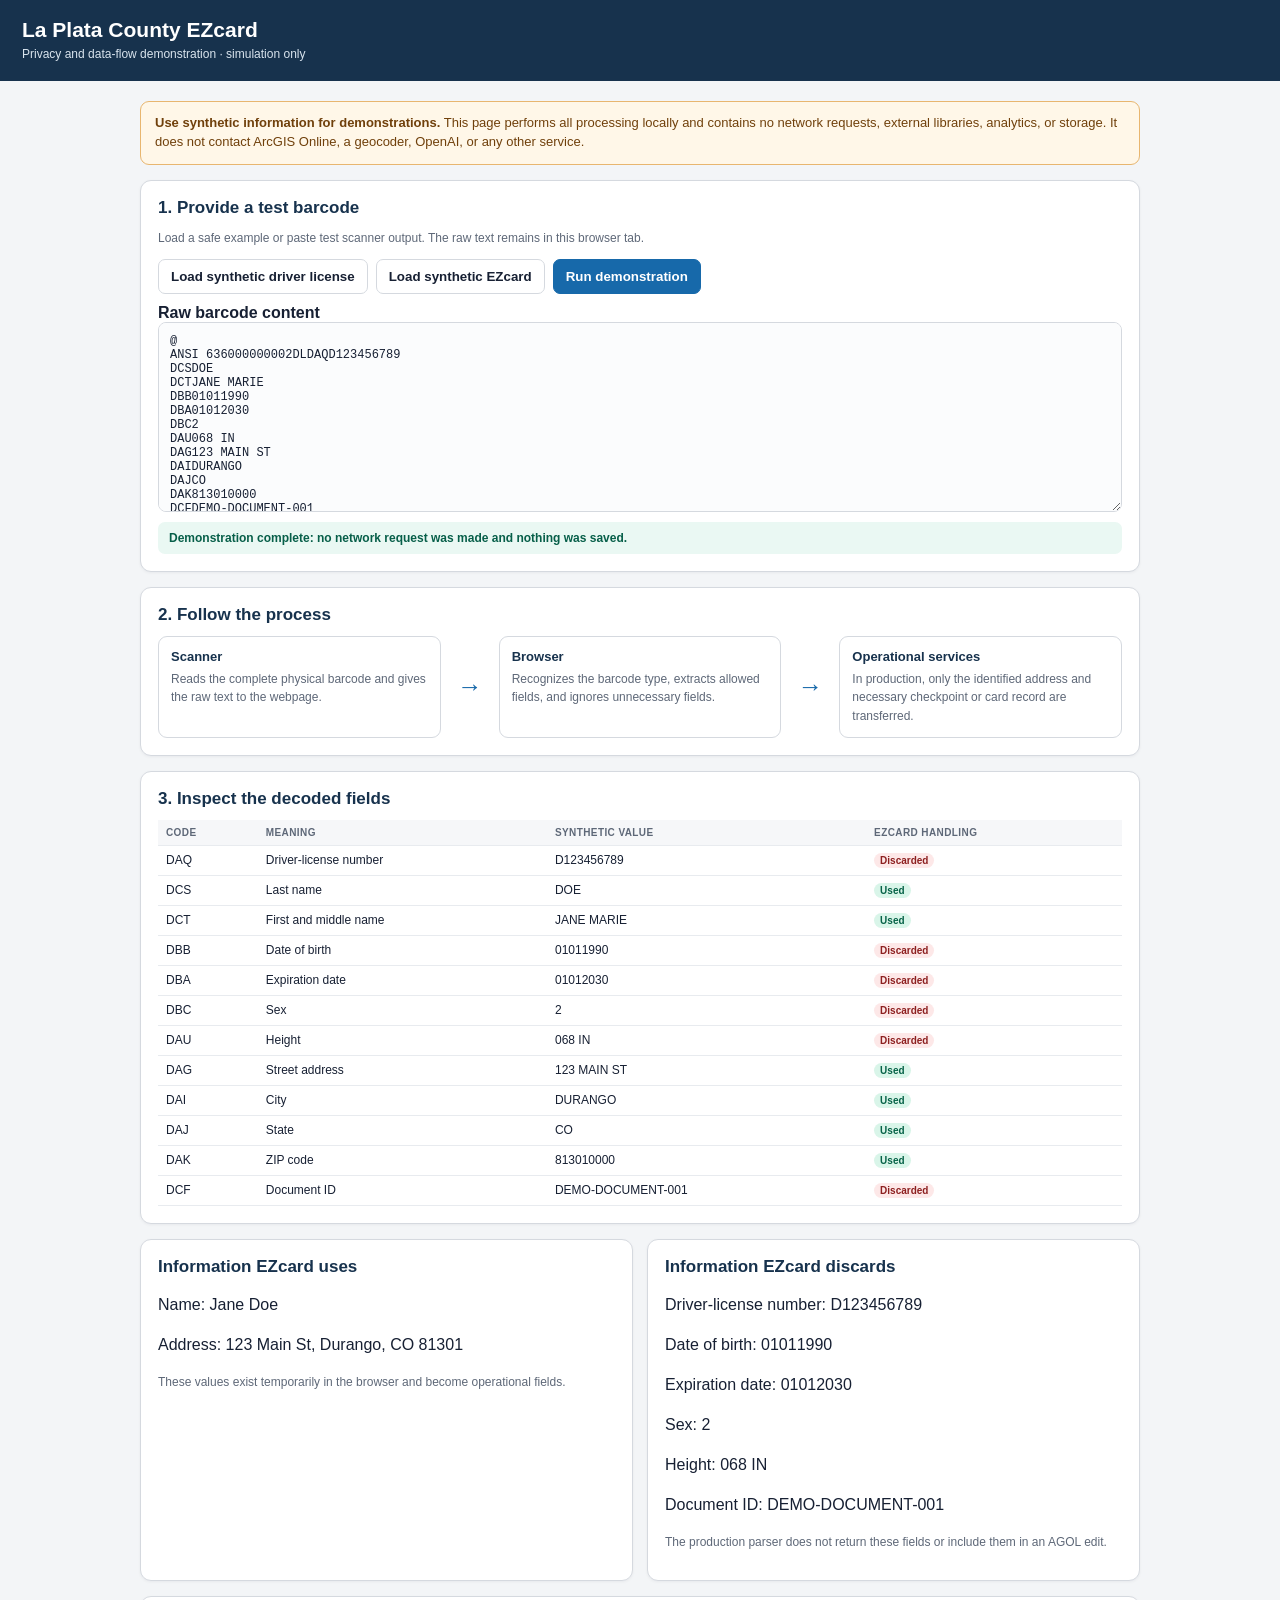
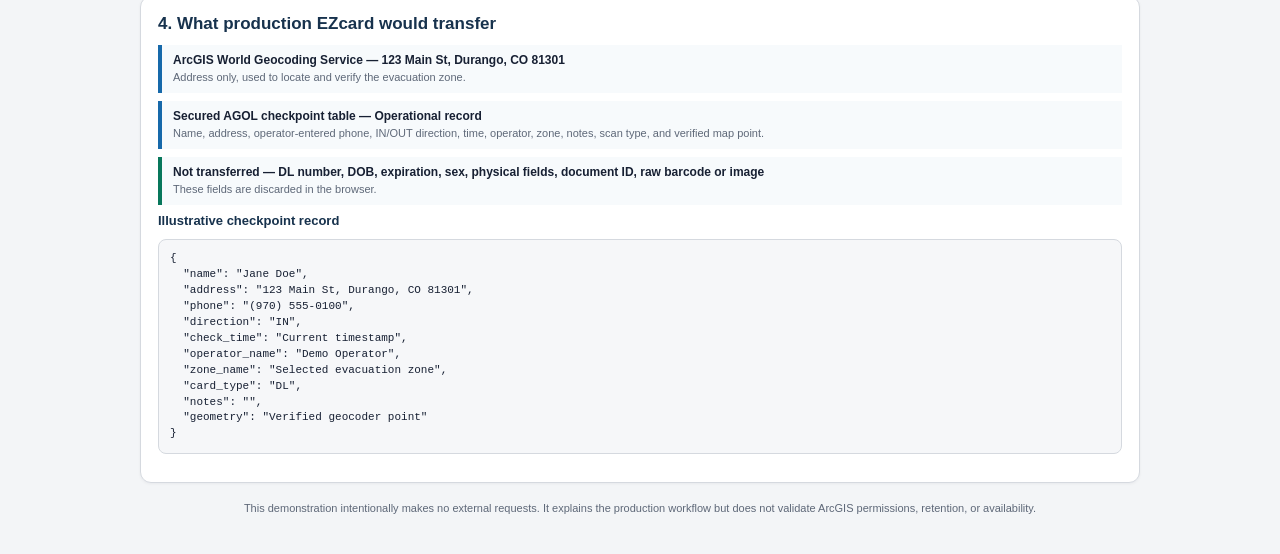
<file: EZcard_Privacy_Data_Demo.html>
<!DOCTYPE html>
<html lang="en">
<head>
<meta charset="UTF-8">
<meta name="viewport" content="width=device-width,initial-scale=1">
<title>EZcard Privacy & Data Flow Demo</title>
<style>
:root{--navy:#17324d;--blue:#1769aa;--orange:#b65d0a;--green:#08775b;--red:#9f2525;--bg:#f3f5f7;--card:#fff;--line:#d5d9df;--text:#172033;--muted:#5e6878}
*{box-sizing:border-box}body{margin:0;background:var(--bg);color:var(--text);font-family:-apple-system,BlinkMacSystemFont,"Segoe UI",sans-serif}header{background:var(--navy);color:#fff;padding:18px 22px}header h1{font-size:21px;margin:0 0 3px}header p{font-size:12px;margin:0;color:#d9e4ee}.wrap{max-width:1040px;margin:auto;padding:20px}.notice{padding:12px 14px;border:1px solid #e8b66f;border-radius:9px;background:#fff7e8;color:#70400b;font-size:13px;line-height:1.45;margin-bottom:15px}.panel{background:var(--card);border:1px solid var(--line);border-radius:11px;padding:17px;margin-bottom:15px;box-shadow:0 1px 3px rgba(15,23,42,.05)}h2{font-size:17px;margin:0 0 11px;color:var(--navy)}h3{font-size:13px;margin:0 0 7px;color:var(--navy)}p{line-height:1.5}.sub{font-size:12px;color:var(--muted);margin:0 0 12px}.controls{display:flex;gap:8px;flex-wrap:wrap;margin-bottom:10px}button{border:1px solid var(--line);border-radius:7px;padding:9px 12px;background:#fff;color:var(--text);font-weight:650;cursor:pointer}button.primary{background:var(--blue);border-color:var(--blue);color:#fff}button:hover{filter:brightness(.97)}textarea{display:block;width:100%;min-height:190px;padding:11px;border:1px solid var(--line);border-radius:8px;font:12px ui-monospace,SFMono-Regular,Consolas,monospace;resize:vertical;color:var(--text);background:#fbfcfd}.status{margin-top:10px;padding:9px 11px;border-radius:7px;background:#eaf8f3;color:#075f49;font-size:12px;font-weight:650}.flow{display:grid;grid-template-columns:1fr 42px 1fr 42px 1fr;align-items:stretch;gap:8px}.step{border:1px solid var(--line);border-radius:9px;padding:12px;background:#fff}.step strong{display:block;color:var(--navy);font-size:13px;margin-bottom:5px}.step span{font-size:12px;line-height:1.4;color:var(--muted)}.arrow{align-self:center;text-align:center;color:var(--blue);font-size:25px}.grid{display:grid;grid-template-columns:1fr 1fr;gap:14px}.tag{display:inline-block;padding:2px 6px;border-radius:10px;font-size:10px;font-weight:700}.used{background:#d9f5e9;color:#086348}.ignored{background:#eef1f4;color:#596273}.sensitive{background:#fde8e8;color:#8d2020}table{width:100%;border-collapse:collapse;font-size:12px}th,td{text-align:left;padding:7px 8px;border-bottom:1px solid #e8ebef;vertical-align:top}th{background:#f6f7f9;color:var(--muted);font-size:10px;text-transform:uppercase;letter-spacing:.04em}td code{font-size:11px}pre{white-space:pre-wrap;word-break:break-word;background:#f6f7f9;border:1px solid var(--line);border-radius:8px;padding:11px;font-size:11px;line-height:1.45;min-height:100px}.transfer{border-left:4px solid var(--blue);padding:8px 11px;margin:8px 0;background:#f7fafc}.transfer.no{border-left-color:var(--green)}.transfer strong{display:block;font-size:12px}.transfer span{font-size:11px;color:var(--muted)}.empty{color:var(--muted);font-size:12px;font-style:italic}.foot{font-size:11px;color:var(--muted);text-align:center;margin:17px 0}.hidden{display:none}@media(max-width:760px){.grid{grid-template-columns:1fr}.flow{grid-template-columns:1fr}.arrow{transform:rotate(90deg)}.wrap{padding:12px}header{padding:15px}}
</style>
</head>
<body>
<header>
  <h1>La Plata County EZcard</h1>
  <p>Privacy and data-flow demonstration · simulation only</p>
</header>
<main class="wrap">
  <div class="notice"><strong>Use synthetic information for demonstrations.</strong> This page performs all processing locally and contains no network requests, external libraries, analytics, or storage. It does not contact ArcGIS Online, a geocoder, OpenAI, or any other service.</div>

  <section class="panel">
    <h2>1. Provide a test barcode</h2>
    <p class="sub">Load a safe example or paste test scanner output. The raw text remains in this browser tab.</p>
    <div class="controls">
      <button type="button" id="loadDl">Load synthetic driver license</button>
      <button type="button" id="loadCard">Load synthetic EZcard</button>
      <button type="button" class="primary" id="runDemo">Run demonstration</button>
    </div>
    <label for="rawInput"><strong>Raw barcode content</strong></label>
    <textarea id="rawInput" spellcheck="false" aria-describedby="localStatus"></textarea>
    <div class="status" id="localStatus">Local simulation: nothing has been transmitted or saved.</div>
  </section>

  <section class="panel">
    <h2>2. Follow the process</h2>
    <div class="flow" aria-label="Barcode data flow">
      <div class="step"><strong>Scanner</strong><span>Reads the complete physical barcode and gives the raw text to the webpage.</span></div>
      <div class="arrow" aria-hidden="true">→</div>
      <div class="step"><strong>Browser</strong><span>Recognizes the barcode type, extracts allowed fields, and ignores unnecessary fields.</span></div>
      <div class="arrow" aria-hidden="true">→</div>
      <div class="step"><strong>Operational services</strong><span>In production, only the identified address and necessary checkpoint or card record are transferred.</span></div>
    </div>
  </section>

  <div id="results" class="hidden">
    <section class="panel">
      <h2>3. Inspect the decoded fields</h2>
      <div id="fieldTable"></div>
    </section>

    <div class="grid">
      <section class="panel">
        <h2>Information EZcard uses</h2>
        <div id="usedFields"></div>
      </section>
      <section class="panel">
        <h2>Information EZcard discards</h2>
        <div id="discardedFields"></div>
      </section>
    </div>

    <section class="panel">
      <h2>4. What production EZcard would transfer</h2>
      <div id="transferList"></div>
      <h3>Illustrative checkpoint record</h3>
      <pre id="recordPreview"></pre>
    </section>
  </div>
  <p class="foot">This demonstration intentionally makes no external requests. It explains the production workflow but does not validate ArcGIS permissions, retention, or availability.</p>
</main>
<script>
const syntheticDL=`@\nANSI 636000000002DLDAQD123456789\nDCSDOE\nDCTJANE MARIE\nDBB01011990\nDBA01012030\nDBC2\nDAU068 IN\nDAG123 MAIN ST\nDAIDURANGO\nDAJCO\nDAK813010000\nDCFDEMO-DOCUMENT-001`;
const syntheticCard=JSON.stringify({t:'card',id:'LPC-DEMO-7A4F29C1',v:2});
const labels={DAQ:'Driver-license number',DCS:'Last name',DCT:'First and middle name',DAC:'First name',DAD:'Middle name',DAA:'Full name',DBB:'Date of birth',DBA:'Expiration date',DBC:'Sex',DBD:'Issue date',DAU:'Height',DAW:'Weight',DAG:'Street address',DAH:'Address line 2',DAI:'City',DAJ:'State',DAK:'ZIP code',DCF:'Document ID',DCG:'Country',DCD:'Vehicle class',DDE:'Last-name truncation flag',DDF:'First-name truncation flag',DDG:'Middle-name truncation flag'};
const usedCodes=new Set(['DCS','DCT','DAC','DAD','DAA','DAG','DAH','DAI','DAJ','DAK']);
const sensitiveCodes=new Set(['DAQ','DBB','DBA','DBC','DBD','DAU','DAW','DCF']);

function extractFields(raw){
  const codes=Object.keys(labels);
  const pattern=new RegExp('('+codes.join('|')+')','g');
  const markers=[...String(raw||'').matchAll(pattern)];
  const fields=[];const seen=new Set();
  for(let i=0;i<markers.length;i++){
    const code=markers[i][1];
    if(seen.has(code))continue;
    const start=markers[i].index+3;
    const end=i+1<markers.length?markers[i+1].index:String(raw).length;
    const value=String(raw).slice(start,end).replace(/[\x00-\x20]+/g,' ').trim();
    if(value){fields.push({code,label:labels[code]||code,value});seen.add(code)}
  }
  return fields;
}

function getValue(fields,...codes){for(const code of codes){const hit=fields.find(f=>f.code===code);if(hit)return hit.value}return''}
function titleCase(value){return String(value||'').toLowerCase().replace(/\b\w/g,c=>c.toUpperCase())}
function normalizeZip(value){const z=String(value||'').replace(/\s+/g,'');return /^\d{5}0{4}$/.test(z)?z.slice(0,5):z}
function addText(parent,tag,text,className){const el=document.createElement(tag);if(className)el.className=className;el.textContent=text;parent.appendChild(el);return el}

function renderTable(fields){
  const host=document.getElementById('fieldTable');host.replaceChildren();
  if(!fields.length){addText(host,'p','No recognized AAMVA fields were found.','empty');return}
  const table=document.createElement('table');
  const head=document.createElement('thead'),hr=document.createElement('tr');
  ['Code','Meaning','Synthetic value','EZcard handling'].forEach(x=>addText(hr,'th',x));head.appendChild(hr);table.appendChild(head);
  const body=document.createElement('tbody');
  fields.forEach(field=>{
    const row=document.createElement('tr');addText(row,'td',field.code);addText(row,'td',field.label);addText(row,'td',field.value);
    const td=document.createElement('td');const span=addText(td,'span',usedCodes.has(field.code)?'Used':'Discarded','tag '+(usedCodes.has(field.code)?'used':sensitiveCodes.has(field.code)?'sensitive':'ignored'));row.appendChild(td);body.appendChild(row);
  });
  table.appendChild(body);host.appendChild(table);
}

function renderDriverLicense(raw){
  const fields=extractFields(raw);renderTable(fields);
  const first=titleCase(getValue(fields,'DCT','DAC').split(/[ ,]+/)[0]);
  const last=titleCase(getValue(fields,'DCS'));
  const street=titleCase(getValue(fields,'DAG'));
  const city=titleCase(getValue(fields,'DAI'));
  const state=getValue(fields,'DAJ').toUpperCase();
  const zip=normalizeZip(getValue(fields,'DAK'));
  const locality=[city,[state,zip].filter(Boolean).join(' ')].filter(Boolean).join(', ');
  const address=[street,locality].filter(Boolean).join(', ');

  const used=document.getElementById('usedFields');used.replaceChildren();
  addText(used,'p','Name: '+([first,last].filter(Boolean).join(' ')||'Not found'));
  addText(used,'p','Address: '+(address||'Not found'));
  addText(used,'p','These values exist temporarily in the browser and become operational fields.','sub');

  const discarded=document.getElementById('discardedFields');discarded.replaceChildren();
  const ignored=fields.filter(f=>!usedCodes.has(f.code));
  if(!ignored.length)addText(discarded,'p','No unnecessary fields were recognized.','empty');
  ignored.forEach(f=>addText(discarded,'p',f.label+': '+f.value));
  addText(discarded,'p','The production parser does not return these fields or include them in an AGOL edit.','sub');

  const transfers=document.getElementById('transferList');transfers.replaceChildren();
  transfer(transfers,'ArcGIS World Geocoding Service',address||'Address not found','Address only, used to locate and verify the evacuation zone.');
  transfer(transfers,'Secured AGOL checkpoint table','Operational record','Name, address, operator-entered phone, IN/OUT direction, time, operator, zone, notes, scan type, and verified map point.');
  transfer(transfers,'Not transferred','DL number, DOB, expiration, sex, physical fields, document ID, raw barcode or image','These fields are discarded in the browser.',true);
  document.getElementById('recordPreview').textContent=JSON.stringify({name:[first,last].filter(Boolean).join(' '),address,phone:'(970) 555-0100',direction:'IN',check_time:'Current timestamp',operator_name:'Demo Operator',zone_name:'Selected evacuation zone',card_type:'DL',notes:'',geometry:'Verified geocoder point'},null,2);
}

function renderCard(raw){
  let card;try{card=JSON.parse(raw)}catch(e){card=null}
  const host=document.getElementById('fieldTable');host.replaceChildren();
  if(!card||card.t!=='card'||!card.id){addText(host,'p','This is not a recognized synthetic EZcard QR payload.','empty');return}
  const table=document.createElement('table'),body=document.createElement('tbody');
  [['Type',card.t,'Routing only'],['Card ID',card.id,'Used for secured registry lookup'],['Version',String(card.v||''),'Format version']].forEach(values=>{const row=document.createElement('tr');values.forEach(v=>addText(row,'td',v));body.appendChild(row)});table.appendChild(body);host.appendChild(table);
  const used=document.getElementById('usedFields');used.replaceChildren();addText(used,'p','Opaque card ID: '+card.id);addText(used,'p','The ID is used to retrieve the approved County registry record.','sub');
  const discarded=document.getElementById('discardedFields');discarded.replaceChildren();addText(discarded,'p','The printed QR does not contain the cardholder name, address, phone number, or reason.','sub');
  const transfers=document.getElementById('transferList');transfers.replaceChildren();
  transfer(transfers,'Secured AGOL card registry',card.id,'The card ID is submitted for approval and record lookup.');
  transfer(transfers,'Returned to the authenticated browser','Approved card record','Name, address, phone, reason and status are returned only after the registry approves the ID.');
  transfer(transfers,'Not encoded in the QR','Name, address, phone and reason','Cardholder details cannot be read directly from the printed QR.',true);
  document.getElementById('recordPreview').textContent=JSON.stringify({card_id:card.id,lookup:'Secured registry query',checkpoint_record:'Created only after approval and operator confirmation'},null,2);
}

function transfer(parent,title,value,detail,isNo){const box=document.createElement('div');box.className='transfer'+(isNo?' no':'');addText(box,'strong',title+' — '+value);addText(box,'span',detail);parent.appendChild(box)}
function run(){
  const raw=document.getElementById('rawInput').value.trim();
  document.getElementById('results').classList.remove('hidden');
  if(raw.startsWith('{'))renderCard(raw);else renderDriverLicense(raw);
  document.getElementById('localStatus').textContent='Demonstration complete: no network request was made and nothing was saved.';
}
document.getElementById('loadDl').addEventListener('click',()=>{document.getElementById('rawInput').value=syntheticDL;run()});
document.getElementById('loadCard').addEventListener('click',()=>{document.getElementById('rawInput').value=syntheticCard;run()});
document.getElementById('runDemo').addEventListener('click',run);
document.getElementById('rawInput').value=syntheticDL;run();
</script>
</body>
</html>
</file>
